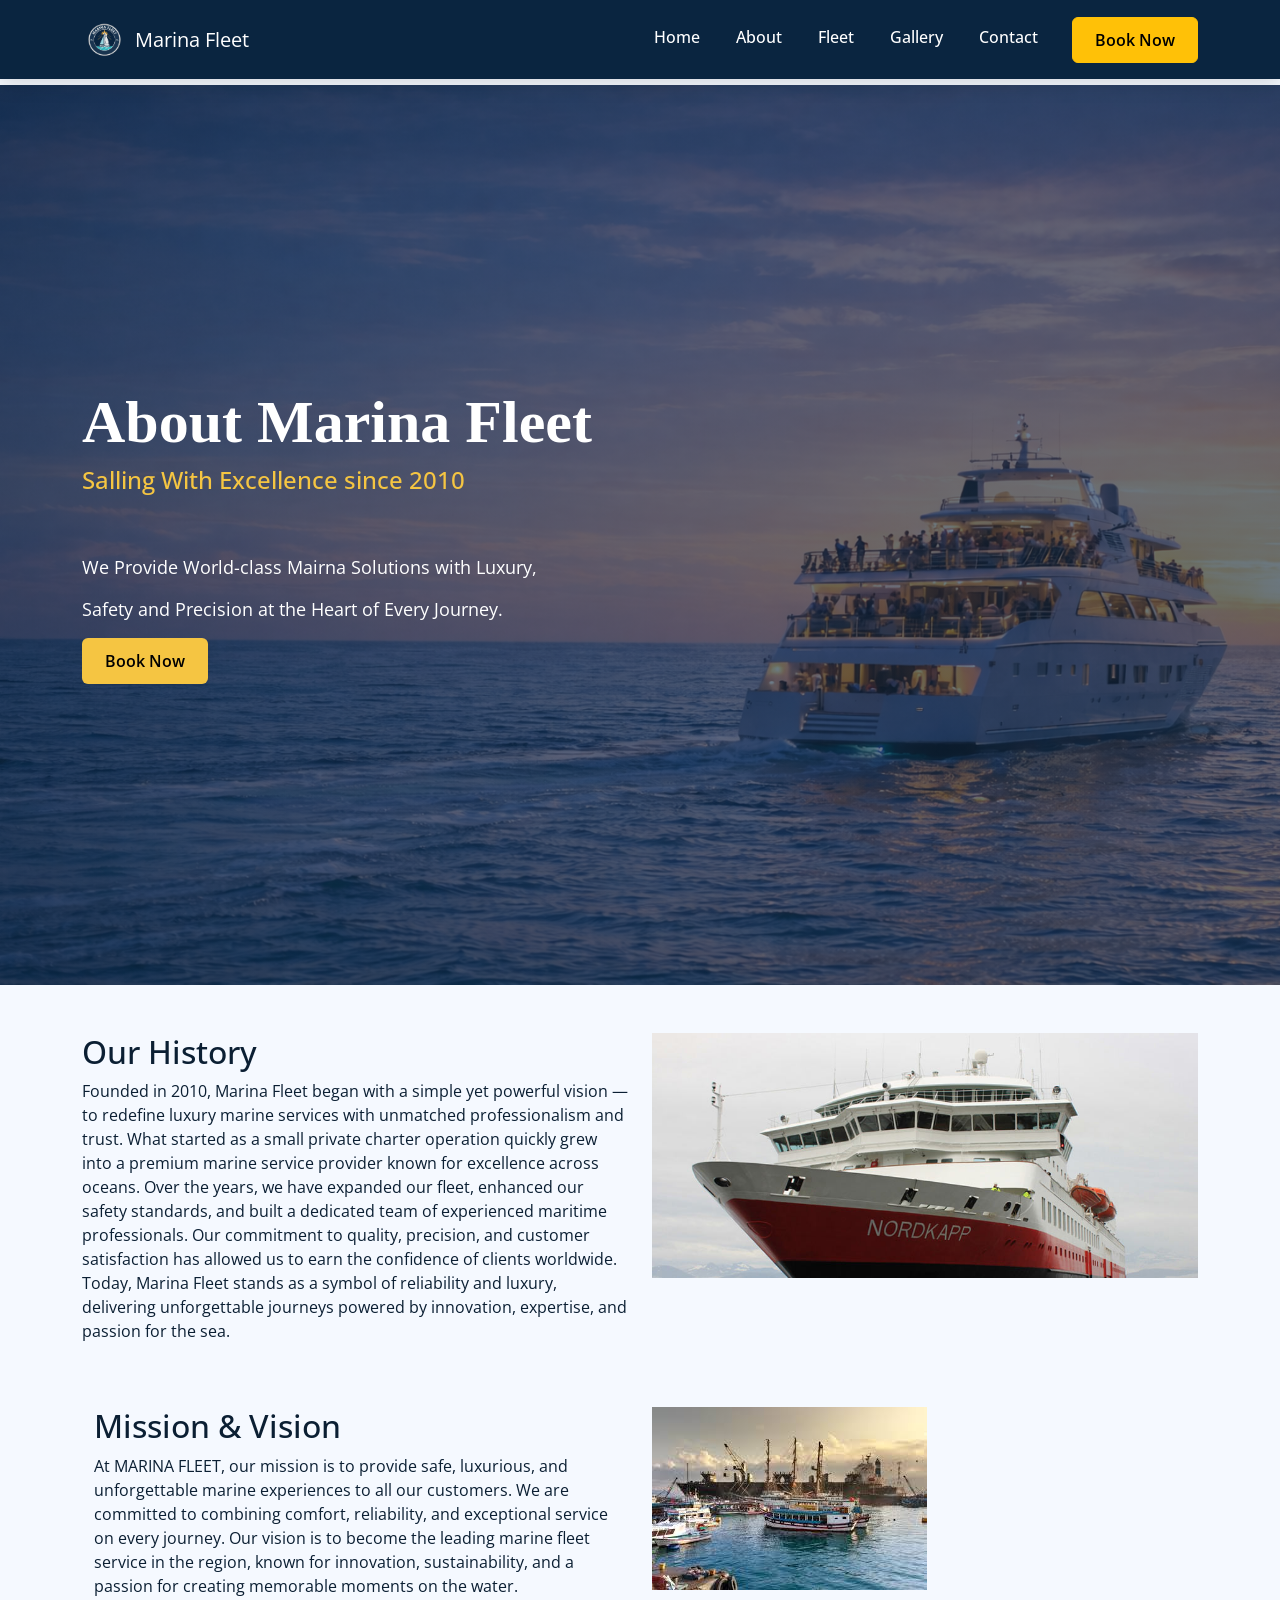
<file: MARINA FLEET/about.html>
<!doctype html>
<html lang="en">
  <head>
    <meta charset="UTF-8" />
    <meta name="viewport" content="width=device-width, initial-scale=1.0" />
    <title>Marina Fleet</title>
       <!-- favicon -->
    <link rel="icon" type="image/png" href="img/favicon.png">
    <!-- googgle fonts link -->
    <link
      href="https://fonts.googleapis.com/css2?family=Poppins:wght@400;600;700&family=Open+Sans:wght@400;600&display=swap"
      rel="stylesheet"
    />
    <!-- bootstarp css link -->
  <link href="https://cdn.jsdelivr.net/npm/bootstrap@5.3.8/dist/css/bootstrap.min.css" rel="stylesheet" integrity="sha384-sRIl4kxILFvY47J16cr9ZwB07vP4J8+LH7qKQnuqkuIAvNWLzeN8tE5YBujZqJLB" crossorigin="anonymous">
<!-- css file link -->
    <link rel="stylesheet" href="style.css" />
  </head>
  <body>
    <!-- Header Section -->
   <header>
<nav class="navbar navbar-expand-lg navbar-dark custom-navbar fixed-top">
    <div class="container">

    <!-- Logo -->
    <a class="navbar-brand d-flex align-items-center" href="index.html">
      <img src="img/favicon.png" width="45" height="45" class="me-2">
      <span>Marina Fleet</span>
    </a>

    <!-- 3 Line Toggle Button -->
    <button class="navbar-toggler" type="button" data-bs-toggle="collapse" data-bs-target="#navbarNav">
      <span class="navbar-toggler-icon"></span>
    </button>

    <!-- Menu -->
    <div class="collapse navbar-collapse" id="navbarNav">
      <ul class="navbar-nav ms-auto text-center">
        <li class="nav-item"><a class="nav-link" href="index.html">Home</a></li>
        <li class="nav-item"><a class="nav-link" href="about.html">About</a></li>
        <li class="nav-item"><a class="nav-link" href="fleet.html">Fleet</a></li>
        <li class="nav-item"><a class="nav-link" href="gallery.html">Gallery</a></li>
        <li class="nav-item"><a class="nav-link" href="contact.html">Contact</a></li>
        <li class="nav-item">
          <a class="btn btn-warning ms-lg-3 mt-3 mt-lg-0" href="book.html">Book Now</a>
        </li>
      </ul>
    </div>

  </div>
</nav>
</header>
    <!-- Hero Section -->
    <section class="hero">
      <div class="container">
        <h1>About Marina Fleet</h1>
        <h4>Salling With Excellence since 2010</h4> <br>
        <p>We Provide World-class Mairna Solutions with Luxury,</p> <p>Safety and Precision at the Heart of Every Journey.</p>
        <a href="contact.html" class="btn btn-gold">Book Now</a>
      </div>
    </section>
    <!--About -->
    <section id="about" class="container my-5">
      <div class="row">
        <div class="col-md-6">
          <h2>Our History</h2>
          <p>
            Founded in 2010, Marina Fleet began with a simple yet powerful vision — to redefine luxury marine services with unmatched professionalism and trust. What started as a small private charter operation quickly grew into a premium marine service provider known for excellence across oceans.

Over the years, we have expanded our fleet, enhanced our safety standards, and built a dedicated team of experienced maritime professionals. Our commitment to quality, precision, and customer satisfaction has allowed us to earn the confidence of clients worldwide.

Today, Marina Fleet stands as a symbol of reliability and luxury, delivering unforgettable journeys powered by innovation, expertise, and passion for the sea.
          </p>
        </div>
        <div class="col-md-6">
          <img
            src="img/about.jpg"
            alt="About"
            class="img-fluid"
          />
        </div>
      </div>
      <!--About -->
    <section id="about" class="container my-5">
      <div class="row">
        <div class="col-md-6">
          <h2>Mission & Vision</h2>
          <p>
            At MARINA FLEET, our mission is to provide safe, luxurious, and unforgettable marine experiences to all our customers. We are committed to combining comfort, reliability, and exceptional service on every journey. Our vision is to become the leading marine fleet service in the region, known for innovation, sustainability, and a passion for creating memorable moments on the water.
          </p>
        </div>
        <div class="col-md-6">
          <img
            src="img/about 2.jfif"
            alt="About"
            class="img-fluid"
          />
        </div>
      </div>
    </section>
</file>
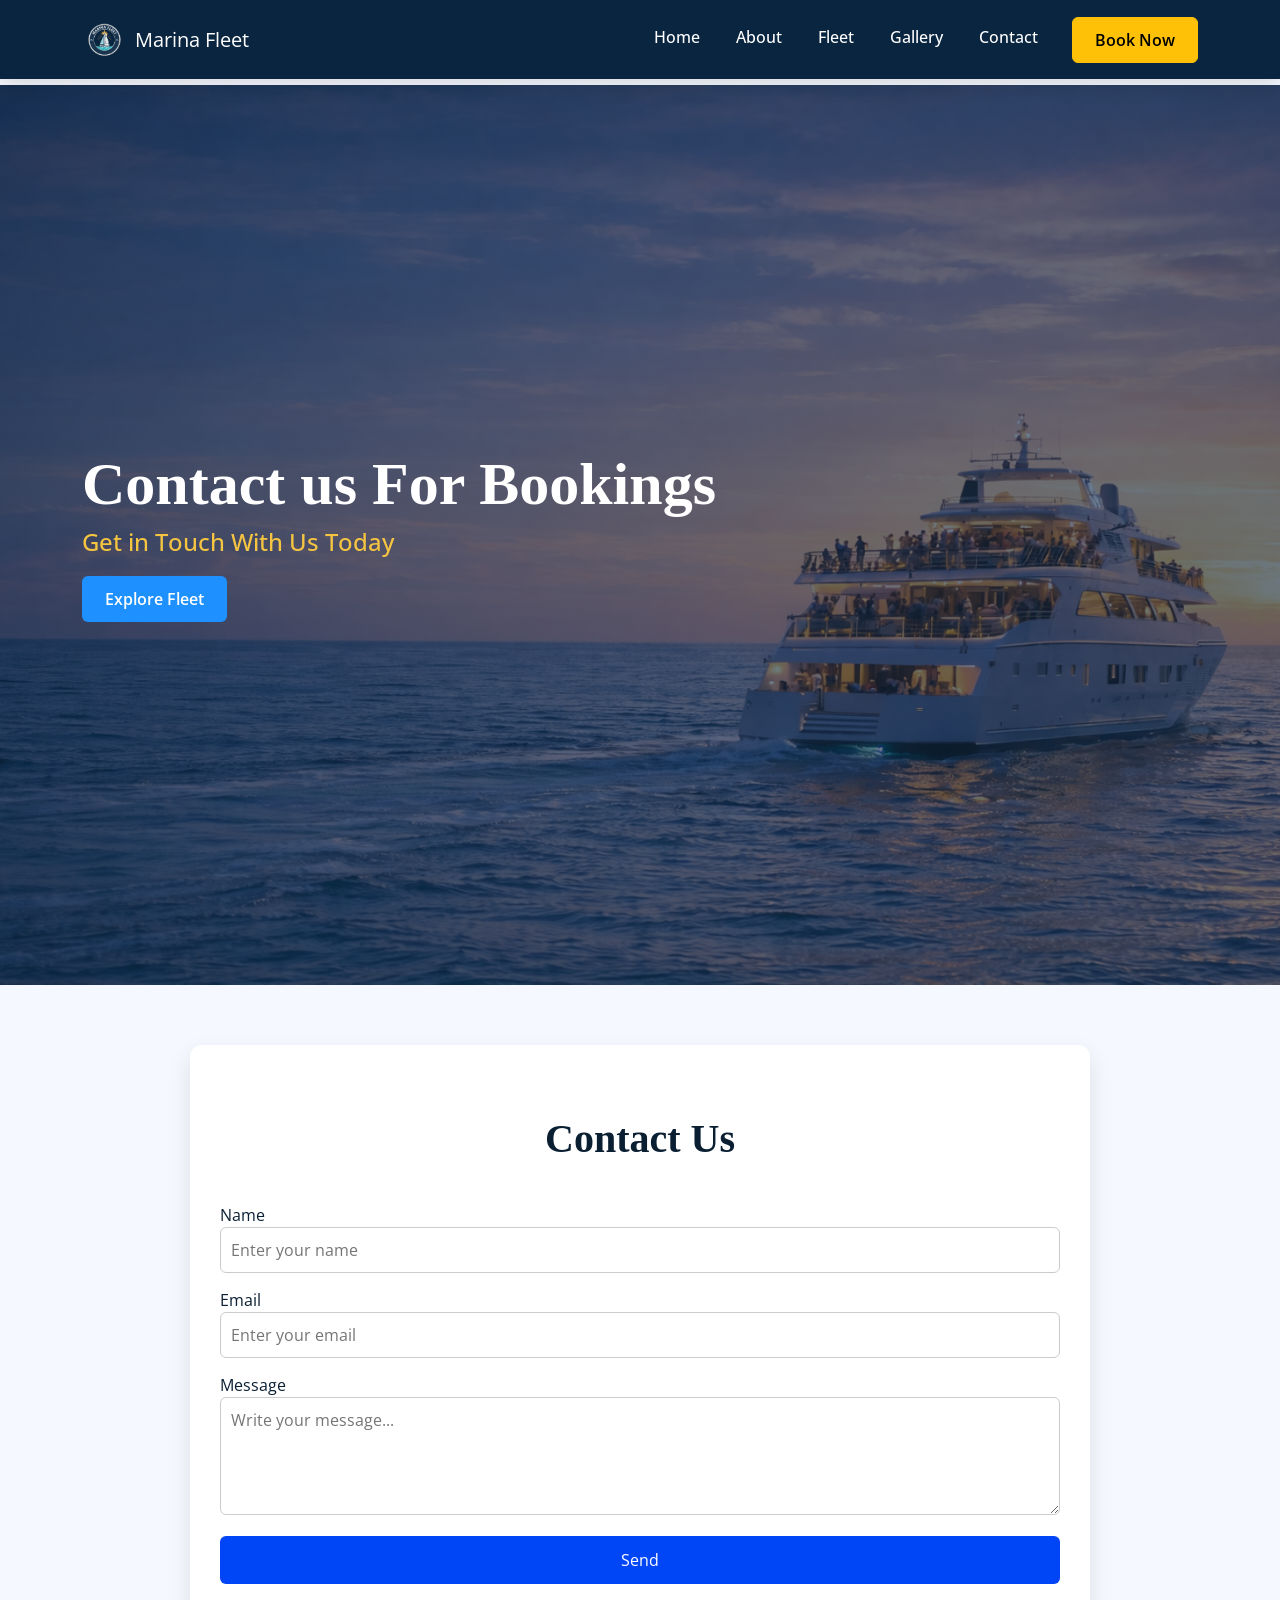
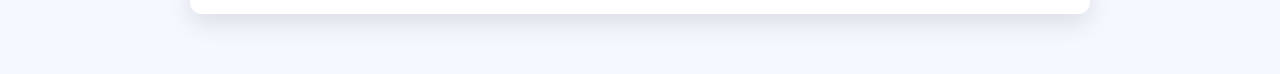
<file: MARINA FLEET/contact.html>
<!doctype html>
<html lang="en">
  <head>
    <meta charset="UTF-8" />
    <meta name="viewport" content="width=device-width, initial-scale=1.0" />
    <title>Marina Fleet</title>
       <!-- favicon -->
    <link rel="icon" type="image/png" href="img/favicon.png">
    <!-- googgle fonts link -->
    <link
      href="https://fonts.googleapis.com/css2?family=Poppins:wght@400;600;700&family=Open+Sans:wght@400;600&display=swap"
      rel="stylesheet"
    />
    <!-- bootstarp css link -->
  <link href="https://cdn.jsdelivr.net/npm/bootstrap@5.3.8/dist/css/bootstrap.min.css" rel="stylesheet" integrity="sha384-sRIl4kxILFvY47J16cr9ZwB07vP4J8+LH7qKQnuqkuIAvNWLzeN8tE5YBujZqJLB" crossorigin="anonymous">
<!-- css file link -->
    <link rel="stylesheet" href="style.css" />
  </head>
  <body>
    <!-- Header Section -->
   <header>
<nav class="navbar navbar-expand-lg navbar-dark custom-navbar fixed-top">
    <div class="container">

    <!-- Logo -->
    <a class="navbar-brand d-flex align-items-center" href="index.html">
      <img src="img/favicon.png" width="45" height="45" class="me-2">
      <span>Marina Fleet</span>
    </a>

    <!-- 3 Line Toggle Button -->
    <button class="navbar-toggler" type="button" data-bs-toggle="collapse" data-bs-target="#navbarNav">
      <span class="navbar-toggler-icon"></span>
    </button>

    <!-- Menu -->
    <div class="collapse navbar-collapse" id="navbarNav">
      <ul class="navbar-nav ms-auto text-center">
        <li class="nav-item"><a class="nav-link" href="index.html">Home</a></li>
        <li class="nav-item"><a class="nav-link" href="about.html">About</a></li>
        <li class="nav-item"><a class="nav-link" href="fleet.html">Fleet</a></li>
        <li class="nav-item"><a class="nav-link" href="gallery.html">Gallery</a></li>
        <li class="nav-item"><a class="nav-link" href="contact.html">Contact</a></li>
        <li class="nav-item">
          <a class="btn btn-warning ms-lg-3 mt-3 mt-lg-0" href="book.html">Book Now</a>
        </li>
      </ul>
    </div>

  </div>
</nav>
</header>
    <!-- booking btn -->
    <section class="hero">
      <div class="container">
        <h1>Contact us For Bookings</h1>
        <h4>Get in Touch With Us Today</h4>
        <a href="index.html" class="btn btn-blue">Explore Fleet</a>
        
      </div>
    </section>

<body>



<div class="contact-container">
    <h2 class="service-heading">Contact Us</h2>

    <form action="#" method="post">
        
        <div class="form-group">
            <label>Name</label>
            <input type="text" placeholder="Enter your name" required>
        </div>

        <div class="form-group">
            <label>Email</label>
            <input type="email" placeholder="Enter your email" required>
        </div>

        <div class="form-group">
            <label>Message</label>
            <textarea rows="4" placeholder="Write your message..." required></textarea>
        </div>

        <button type="submit" class="send-btn">Send</button>

    </form>
</div>
</file>
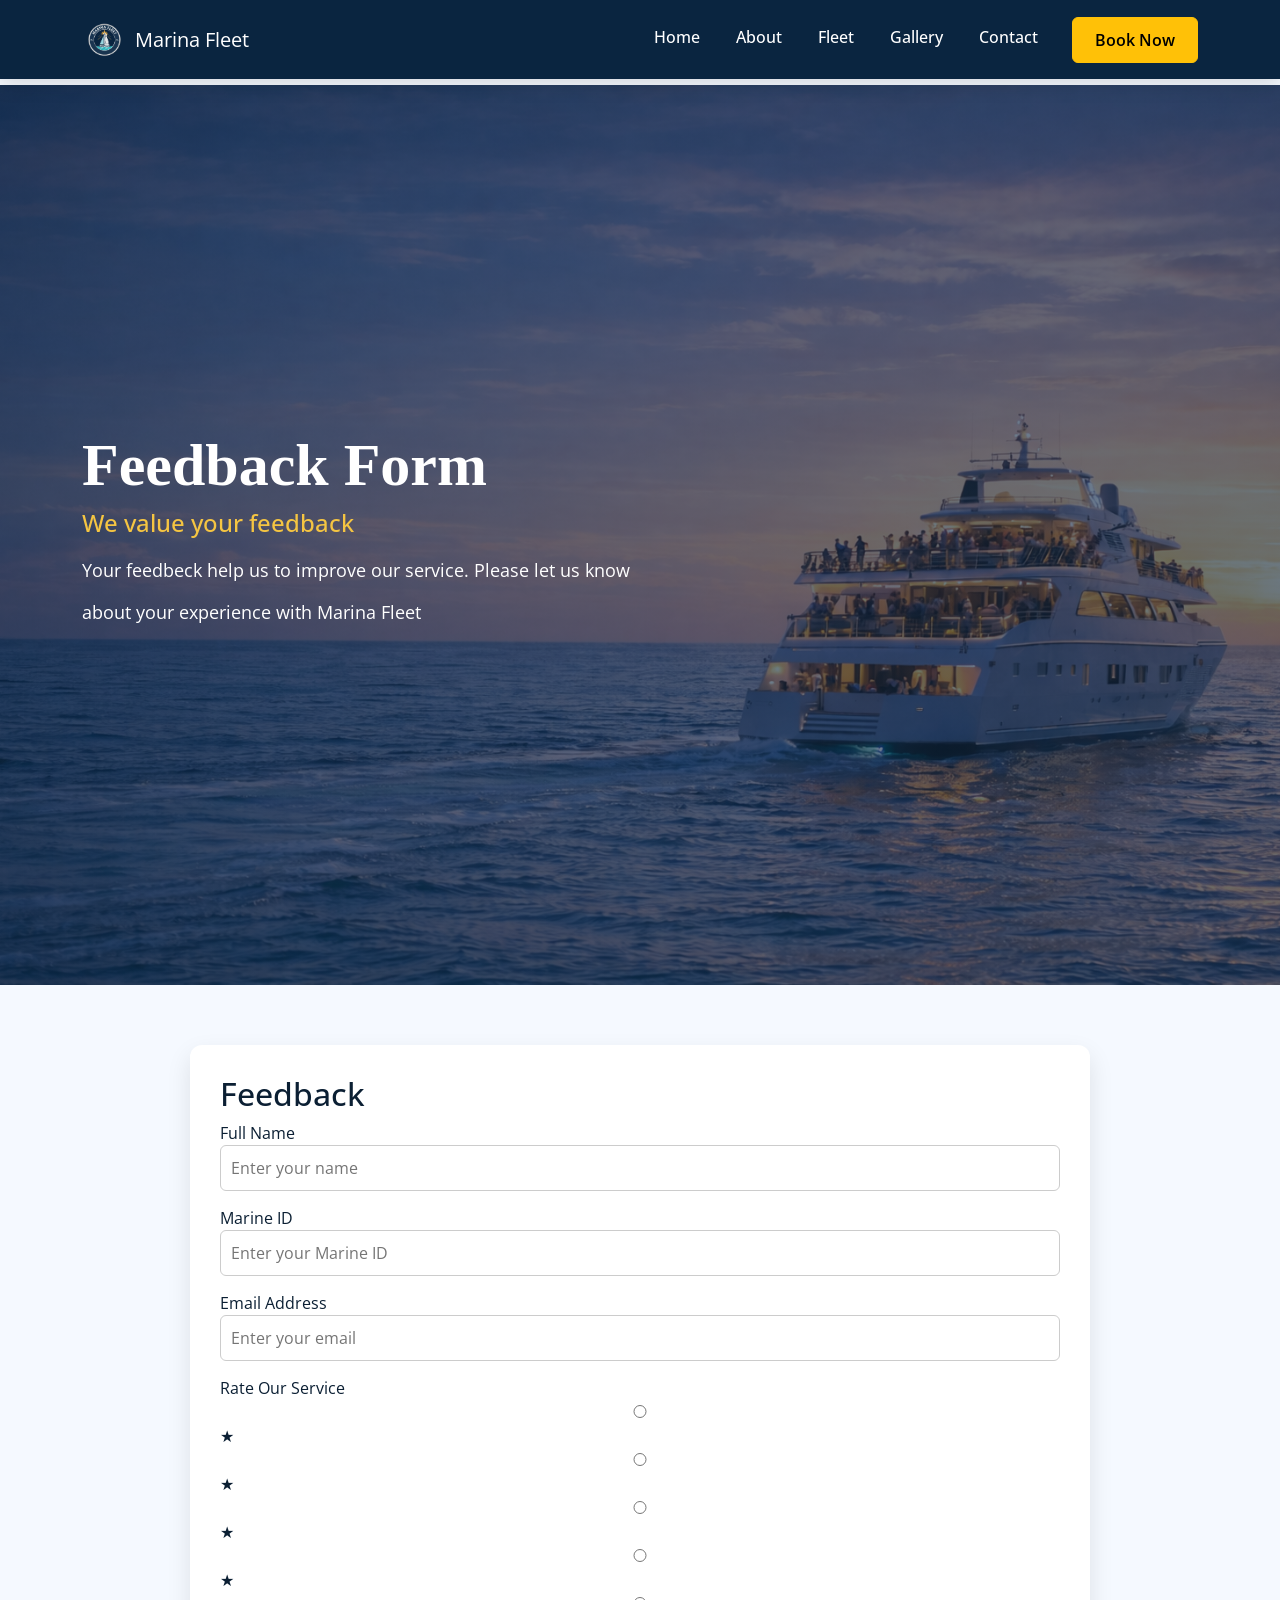
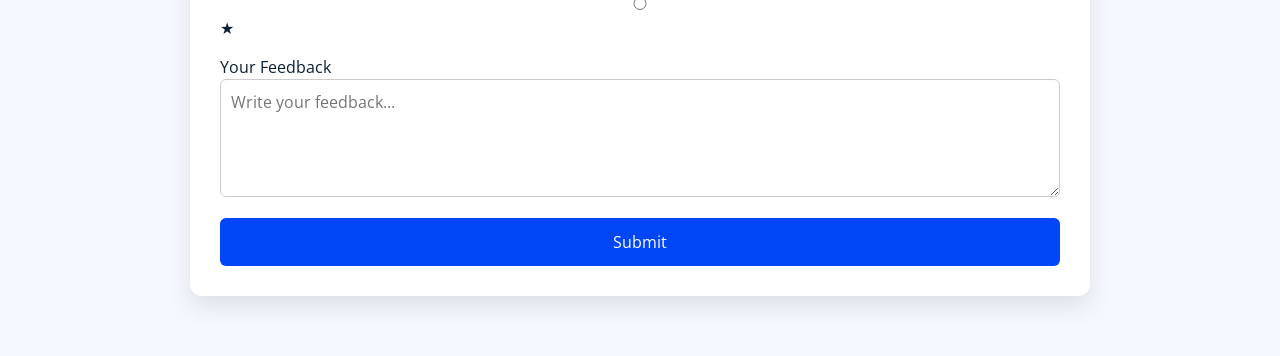
<file: MARINA FLEET/feedback.html>
<!doctype html>
<html lang="en">
  <head>
    <meta charset="UTF-8" />
    <meta name="viewport" content="width=device-width, initial-scale=1.0" />
    <title>Marina Fleet</title>
       <!-- favicon -->
    <link rel="icon" type="image/png" href="img/favicon.png">
    <!-- googgle fonts link -->
    <link
      href="https://fonts.googleapis.com/css2?family=Poppins:wght@400;600;700&family=Open+Sans:wght@400;600&display=swap"
      rel="stylesheet"
    />
    <!-- bootstarp css link -->
  <link href="https://cdn.jsdelivr.net/npm/bootstrap@5.3.8/dist/css/bootstrap.min.css" rel="stylesheet" integrity="sha384-sRIl4kxILFvY47J16cr9ZwB07vP4J8+LH7qKQnuqkuIAvNWLzeN8tE5YBujZqJLB" crossorigin="anonymous">
<!-- css file link -->
    <link rel="stylesheet" href="style.css" />
  </head>
  <body>
    <!-- Header Section -->
   <header>
<nav class="navbar navbar-expand-lg navbar-dark custom-navbar fixed-top">
    <div class="container">

    <!-- Logo -->
    <a class="navbar-brand d-flex align-items-center" href="index.html">
      <img src="img/favicon.png" width="45" height="45" class="me-2">
      <span>Marina Fleet</span>
    </a>

    <!-- 3 Line Toggle Button -->
    <button class="navbar-toggler" type="button" data-bs-toggle="collapse" data-bs-target="#navbarNav">
      <span class="navbar-toggler-icon"></span>
    </button>

    <!-- Menu -->
    <div class="collapse navbar-collapse" id="navbarNav">
      <ul class="navbar-nav ms-auto text-center">
        <li class="nav-item"><a class="nav-link" href="index.html">Home</a></li>
        <li class="nav-item"><a class="nav-link" href="about.html">About</a></li>
        <li class="nav-item"><a class="nav-link" href="fleet.html">Fleet</a></li>
        <li class="nav-item"><a class="nav-link" href="gallery.html">Gallery</a></li>
        <li class="nav-item"><a class="nav-link" href="contact.html">Contact</a></li>
        <li class="nav-item">
          <a class="btn btn-warning ms-lg-3 mt-3 mt-lg-0" href="book.html">Book Now</a>
        </li>
      </ul>
    </div>

  </div>
</nav>
</header>
    <!-- booking btn -->
    <section class="hero">
      <div class="container">
        <h1>Feedback Form</h1>
        <h4>We value your feedback</h4>
        <p>Your feedbeck help us to improve our service. Please let us know</p>
        <p>about your experience with Marina Fleet</p>
        
      </div>
    </section>

<div class="feedback-container">
    <h2>Feedback </h2>
    

    <form>

        <div class="form-group">
            <label>Full Name</label>
            <input type="text" placeholder="Enter your name" required>
        </div>

        <div class="form-group">
            <label>Marine ID</label>
            <input type="text" placeholder="Enter your Marine ID" required>
        </div>

        <div class="form-group">
            <label>Email Address</label>
            <input type="email" placeholder="Enter your email" required>
        </div>

        <div class="form-group">
            <label>Rate Our Service</label>
            <div class="rating">
                <input type="radio" id="star5" name="rating">
                <label for="star5">★</label>

                <input type="radio" id="star4" name="rating">
                <label for="star4">★</label>

                <input type="radio" id="star3" name="rating">
                <label for="star3">★</label>

                <input type="radio" id="star2" name="rating">
                <label for="star2">★</label>

                <input type="radio" id="star1" name="rating">
                <label for="star1">★</label>
            </div>
        </div>

        <div class="form-group">
            <label>Your Feedback</label>
            <textarea rows="4" placeholder="Write your feedback..." required></textarea>
        </div>

        <button type="submit" class="submit-btn">Submit </button>

    </form>
</div>

  </body>
</html>
</file>
<file: MARINA FLEET/style.css>
/* ============================= */
/* ===== RESET & GLOBAL ======== */
/* ============================= */

* {
  margin: 0;
  padding: 0;
  box-sizing: border-box;
}

body {
  font-family: "Open Sans", sans-serif;
  background: #f5f9ff;
  color: #0b1f33;
  padding-top: 85px; /* for fixed navbar */
}

/* ============================= */
/* ========= NAVBAR ============ */
/* ============================= */

.custom-navbar {
  background: #0a2540 !important;
  box-shadow: 0 4px 20px rgba(0,0,0,0.15);
  padding: 12px 0;
}

.navbar-nav .nav-link {
  color: #fff !important;
  font-weight: 500;
  margin: 0 10px;
  transition: 0.3s;
}

.navbar-nav .nav-link:hover {
  color: #f5c542 !important;
}

.navbar-toggler {
  border: none;
}

.navbar-toggler:focus {
  box-shadow: none;
}

/* Mobile dropdown */
@media (max-width: 991px) {
  .navbar-collapse {
    background: #0a2540;
    padding: 20px;
    border-radius: 10px;
  }
}

/* ============================= */
/* ========== BUTTONS ========== */
/* ============================= */

.btn {
  padding: 10px 22px;
  border-radius: 6px;
  font-weight: 600;
  transition: 0.3s;
}

.btn:hover {
  transform: scale(1.08);
}

.btn-gold {
  background: #f5c542;
  color: #000;
}

.btn-blue {
  background: #1e90ff;
  color: #fff;
}

/* ============================= */
/* ========= HERO ============== */
/* ============================= */

.hero {
  height: 100vh;
  background: linear-gradient(rgba(10,37,64,.6),rgba(10,37,64,.6)),
  url("img/front background.png") center/cover;
  display: flex;
  align-items: center;
  color: #fff;
  padding: 0 20px;
}

.hero h1 {
  font-family: 'Playfair Display', serif;
  font-size: 60px;
  font-weight: 700;
}

.hero h4 {
  color: #f5c542;
  margin-bottom: 20px;
}

.hero p {
  margin: 15px 0;
  font-size: 18px;
}

/* ============================= */
/* ===== SERVICES SECTION ====== */
/* ============================= */

.service-heading {
  text-align: center;
  font-size: 2.5rem;
  font-weight: 800;
  margin: 40px 0;
  font-family: 'Playfair Display', serif;
}

.services-grid {
  display: grid;
  grid-template-columns: repeat(auto-fit, minmax(250px,1fr));
  gap: 25px;
  max-width: 1200px;
  margin: auto;
}

.service-card {
  background: #fff;
  border-radius: 15px;
  overflow: hidden;
  box-shadow: 0 8px 20px rgba(0,0,0,0.1);
  transition: 0.4s;
  text-align: center;
}

.service-card:hover {
  transform: rotateY(6deg) rotateX(6deg);
  box-shadow: 0 15px 35px rgba(0,0,0,0.2);
}

.image-wrapper {
  height: 200px;
  overflow: hidden;
}

.image-wrapper img {
  width: 100%;
  height: 100%;
  object-fit: cover;
  transition: 0.4s;
}

.service-card:hover img {
  transform: scale(1.1);
}

.service-card h3 {
  margin: 15px 0;
}

/* ============================= */
/* ========= BOOTSTRAP CARDS === */
/* ============================= */

.card {
  transition: 0.4s;
}

.card:hover {
  transform: translateY(-10px) scale(1.03);
  box-shadow: 0 20px 40px rgba(0,0,0,0.3);
}

/* ============================= */
/* ========= CONTACT =========== */
/* ============================= */

.contact-container,
.feedback-container {
  max-width: 900px;
  margin: 60px auto;
  background: #fff;
  padding: 30px;
  border-radius: 12px;
  box-shadow: 0 10px 25px rgba(0,0,0,0.1);
}

.form-group {
  margin-bottom: 15px;
}

.form-group input,
.form-group textarea {
  width: 100%;
  padding: 10px;
  border-radius: 6px;
  border: 1px solid #ccc;
}

.send-btn,
.submit-btn {
  width: 100%;
  padding: 12px;
  background: #0046f7;
  color: #fff;
  border: none;
  border-radius: 6px;
  transition: 0.3s;
}

.send-btn:hover,
.submit-btn:hover {
  background: #002fb3;
}

/* ============================= */
/* ========= FOOTER ============ */
/* ============================= */

footer {
  background: #0a2a43;
  color: #fff;
  padding: 40px 20px;
}

.footer-container {
  max-width: 1200px;
  margin: auto;
  display: flex;
  flex-wrap: wrap;
  justify-content: space-between;
}

.footer-column {
  flex: 1 1 250px;
  margin: 10px 0;
}

.footer-column h3 {
  margin-bottom: 15px;
  border-bottom: 2px solid #1e5a88;
  padding-bottom: 8px;
}

.footer-column ul {
  list-style: none;
}

.footer-column ul li {
  margin-bottom: 10px;
}

.footer-column ul li a {
  color: #cfe8ff;
  text-decoration: none;
}

.footer-column ul li a:hover {
  color: #fff;
}

.footer-bottom {
  text-align: center;
  margin-top: 30px;
  border-top: 1px solid #1e5a88;
  padding-top: 20px;
  font-size: 14px;
  color: #a0c4e3;
}

/* ============================= */
/* ========= RESPONSIVE ======== */
/* ============================= */

@media (max-width: 992px) {

  .hero h1 {
    font-size: 42px;
  }

  .hero {
    text-align: center;
    height: auto;
    padding: 120px 20px 80px;
  }

  .footer-container {
    flex-direction: column;
    text-align: center;
  }
}

@media (max-width: 768px) {

  .hero h1 {
    font-size: 32px;
  }

  .hero h4 {
    font-size: 20px;
  }

  .hero p {
    font-size: 15px;
  }

  .service-heading {
    font-size: 2rem;
  }

}

@media (max-width: 480px) {

  .hero h1 {
    font-size: 26px;
  }

  .btn {
    padding: 8px 16px;
    font-size: 14px;
  }

}
</file>
